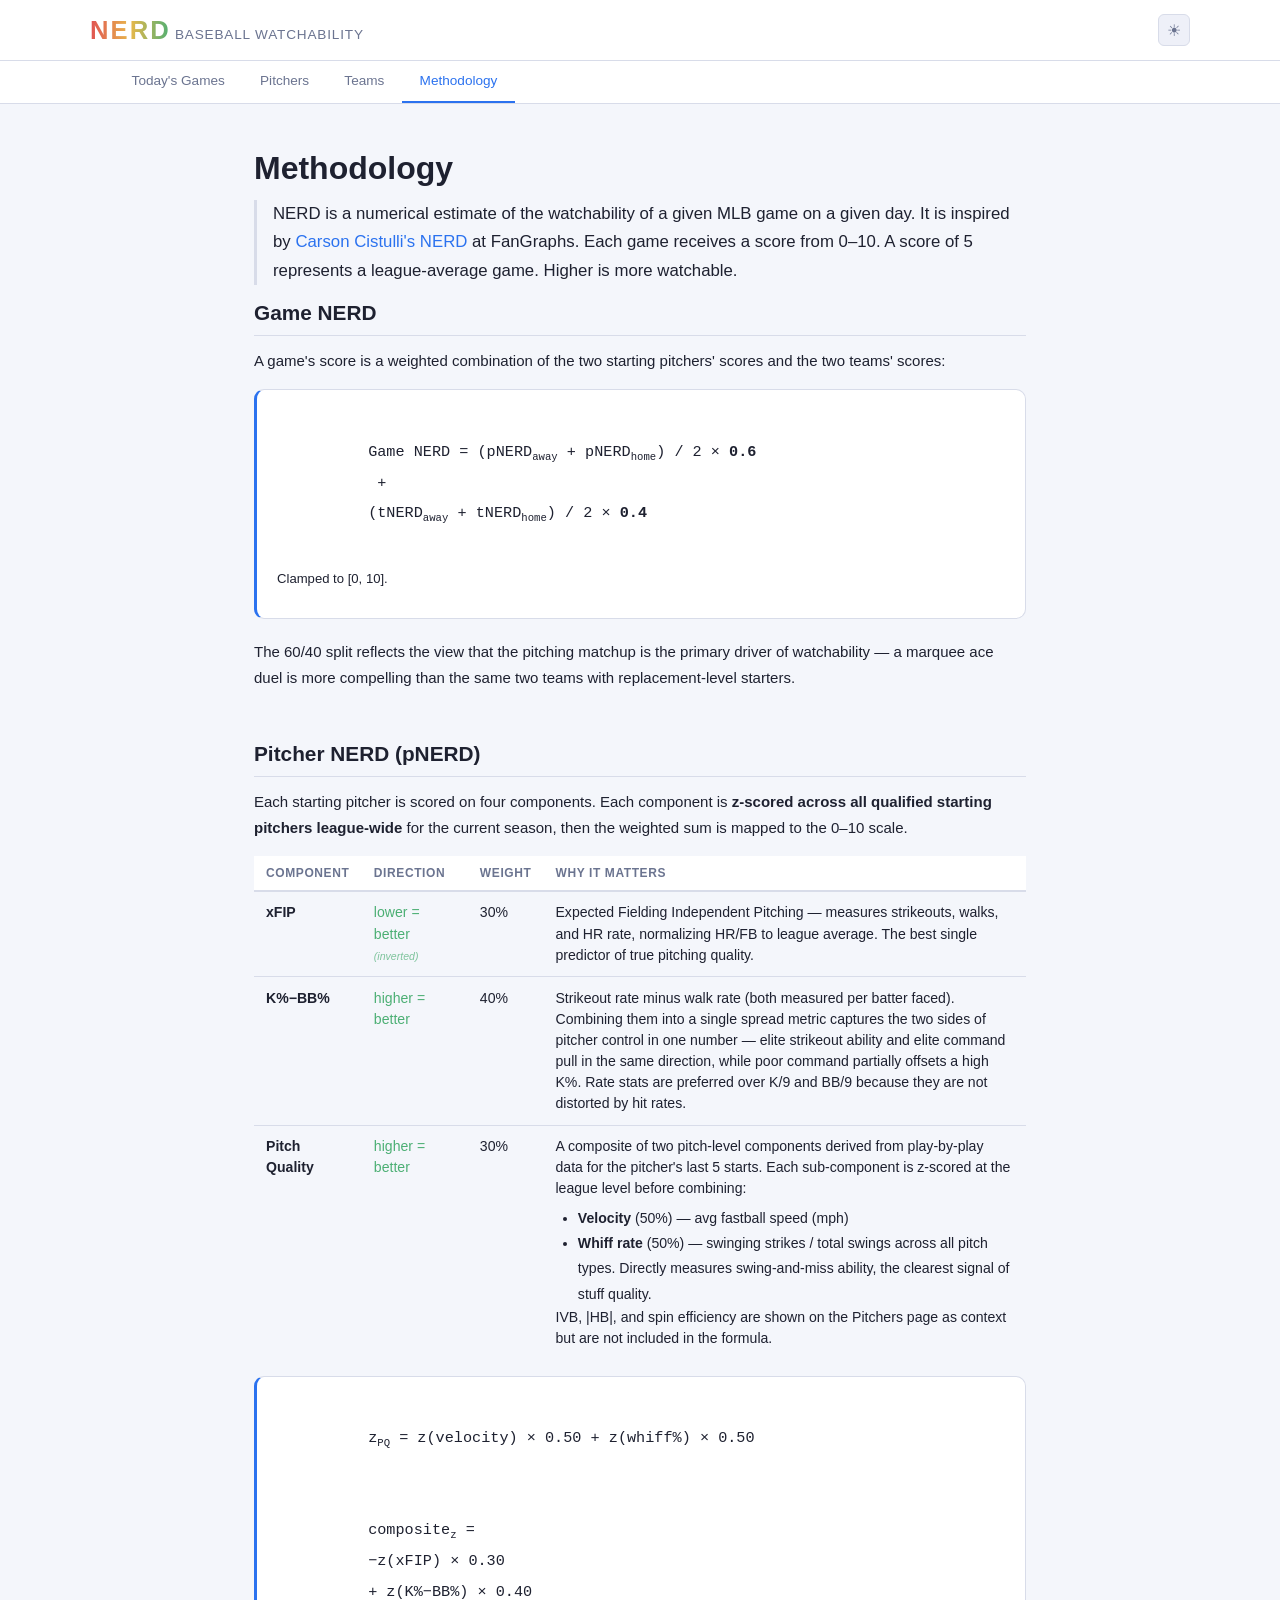
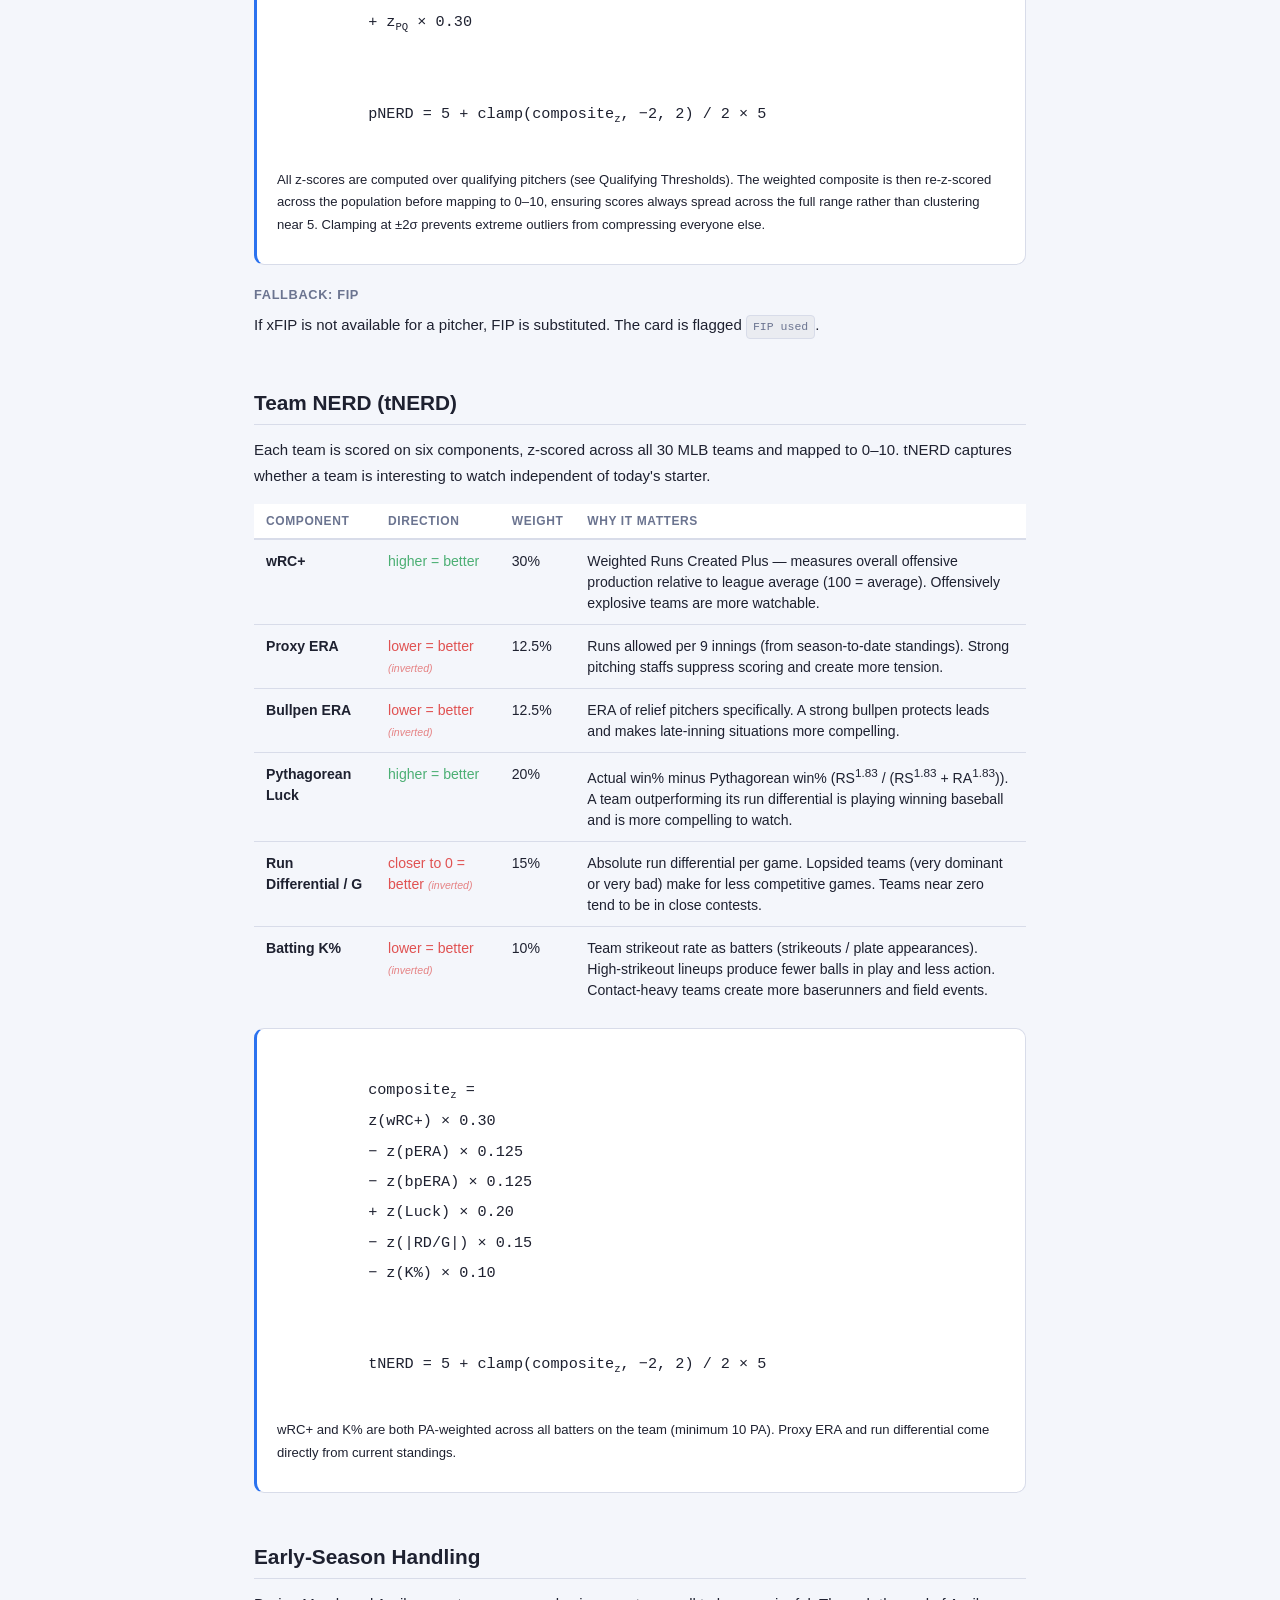
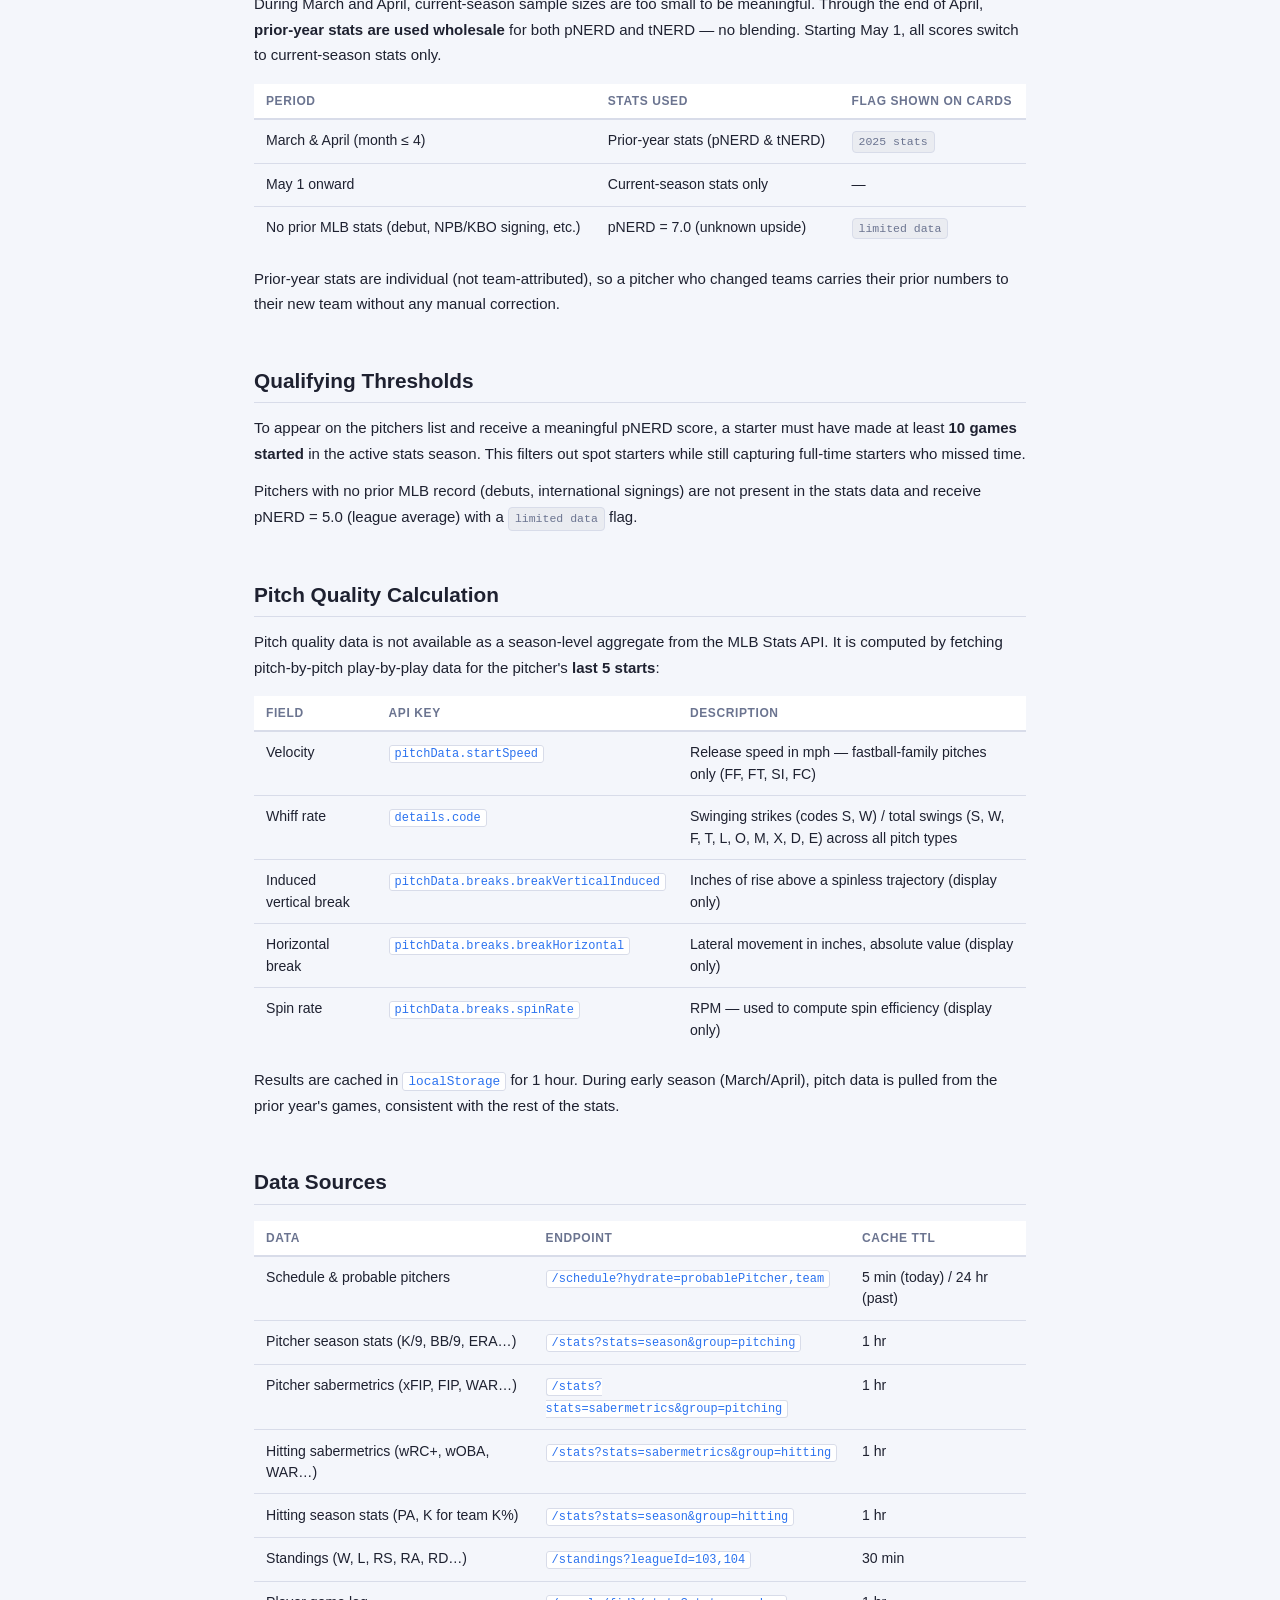
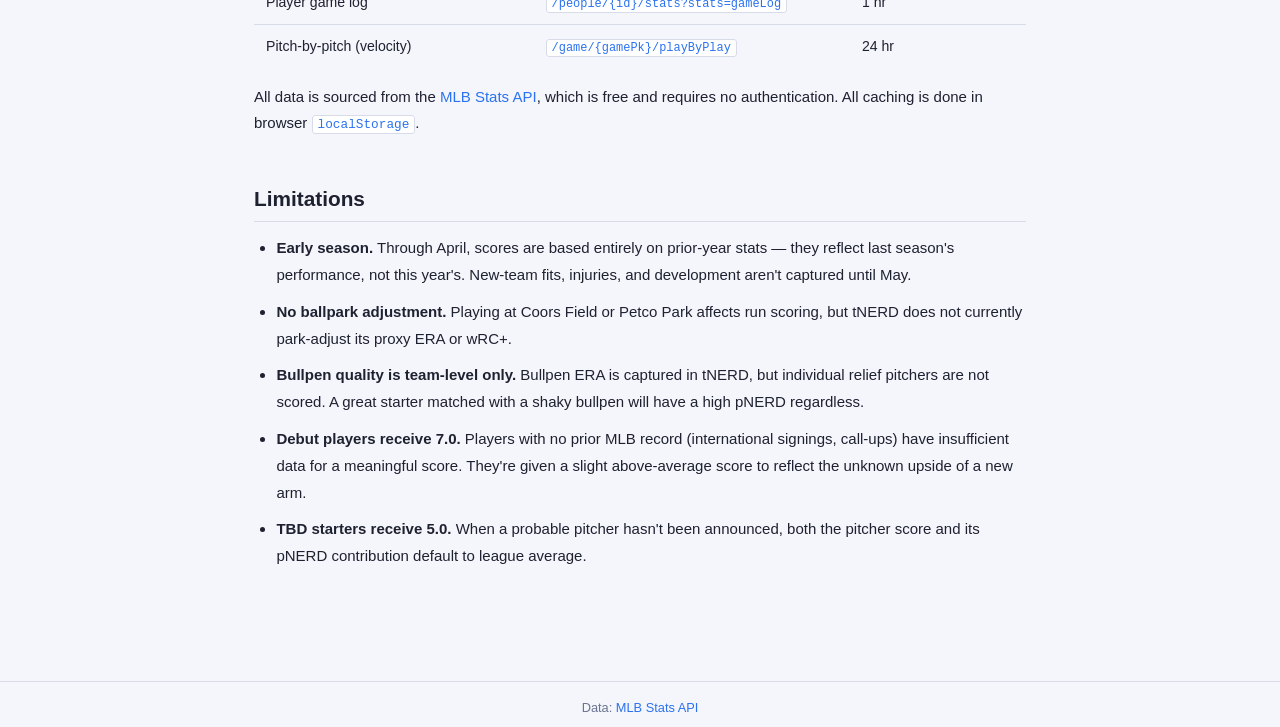
<file: docs/methodology.html>
<!DOCTYPE html>
<html lang="en">
<head>
  <meta charset="UTF-8" />
  <meta name="viewport" content="width=device-width, initial-scale=1.0" />
  <title>Methodology — NERD Baseball Watchability</title>
  <script src="theme.js"></script>
  <link rel="stylesheet" href="style.css" />
  <link rel="stylesheet" href="methodology.css" />
</head>
<body>
  <header>
    <div class="header-inner">
      <div class="brand">
        <a href="index.html" style="text-decoration:none">
          <span class="brand-nerd">NERD</span>
          <span class="brand-sub">Baseball Watchability</span>
        </a>
      </div>
      <button id="theme-btn" class="theme-btn" aria-label="Toggle light/dark mode">☀</button>
    </div>
  </header>

  <nav class="tab-nav">
    <div class="tab-nav-inner">
      <a href="index.html">Today's Games</a>
      <a href="pitchers.html">Pitchers</a>
      <a href="teams.html">Teams</a>
      <a href="methodology.html" class="active">Methodology</a>
    </div>
  </nav>

  <div class="method-page">

    <h1>Methodology</h1>
    <p class="intro">
      NERD is a numerical estimate of the watchability of a given MLB game on a given day.
      It is inspired by <a href="https://blogs.fangraphs.com/the-nerd-game-scores-for-april-5-2012/" target="_blank" rel="noopener">Carson Cistulli's NERD</a> at FanGraphs.
      Each game receives a score from 0–10. A score of 5 represents a league-average game.
      Higher is more watchable.
    </p>

    <!-- ------------------------------------------------------------------ -->
    <section>
      <h2>Game NERD</h2>
      <p>A game's score is a weighted combination of the two starting pitchers' scores and the two teams' scores:</p>

      <div class="formula-block">
        <div class="formula">
          Game NERD = (pNERD<sub>away</sub> + pNERD<sub>home</sub>) / 2 &times; <strong>0.6</strong>
          &nbsp;+&nbsp;
          (tNERD<sub>away</sub> + tNERD<sub>home</sub>) / 2 &times; <strong>0.4</strong>
        </div>
        <p class="formula-note">Clamped to [0, 10].</p>
      </div>

      <p>
        The 60/40 split reflects the view that the pitching matchup is the primary driver of
        watchability — a marquee ace duel is more compelling than the same two teams with replacement-level starters.
      </p>
    </section>

    <!-- ------------------------------------------------------------------ -->
    <section>
      <h2>Pitcher NERD (pNERD)</h2>
      <p>
        Each starting pitcher is scored on four components. Each component is
        <strong>z-scored across all qualified starting pitchers league-wide</strong> for the current season,
        then the weighted sum is mapped to the 0–10 scale.
      </p>

      <table class="components-table">
        <thead>
          <tr>
            <th>Component</th>
            <th>Direction</th>
            <th>Weight</th>
            <th>Why it matters</th>
          </tr>
        </thead>
        <tbody>
          <tr>
            <td><strong>xFIP</strong></td>
            <td class="dir-good">lower = better <span class="inv-note">(inverted)</span></td>
            <td>30%</td>
            <td>Expected Fielding Independent Pitching — measures strikeouts, walks, and HR rate, normalizing HR/FB to league average. The best single predictor of true pitching quality.</td>
          </tr>
          <tr>
            <td><strong>K%&minus;BB%</strong></td>
            <td class="dir-good">higher = better</td>
            <td>40%</td>
            <td>Strikeout rate minus walk rate (both measured per batter faced). Combining them into a single spread metric captures the two sides of pitcher control in one number — elite strikeout ability and elite command pull in the same direction, while poor command partially offsets a high K%. Rate stats are preferred over K/9 and BB/9 because they are not distorted by hit rates.</td>
          </tr>
          <tr>
            <td><strong>Pitch Quality</strong></td>
            <td class="dir-good">higher = better</td>
            <td>30%</td>
            <td>
              A composite of two pitch-level components derived from play-by-play data for the pitcher's last 5 starts.
              Each sub-component is z-scored at the league level before combining:
              <ul style="margin-top:0.4rem">
                <li><strong>Velocity</strong> (50%) — avg fastball speed (mph)</li>
                <li><strong>Whiff rate</strong> (50%) — swinging strikes / total swings across all pitch types. Directly measures swing-and-miss ability, the clearest signal of stuff quality.</li>
              </ul>
              IVB, |HB|, and spin efficiency are shown on the Pitchers page as context but are not included in the formula.
            </td>
          </tr>
        </tbody>
      </table>

      <div class="formula-block">
        <div class="formula">
          z<sub>PQ</sub> = z(velocity) &times; 0.50 + z(whiff%) &times; 0.50
        </div>
        <div class="formula">
          composite<sub>z</sub> =
          &minus;z(xFIP) &times; 0.30
          + z(K%&minus;BB%) &times; 0.40
          + z<sub>PQ</sub> &times; 0.30
        </div>
        <div class="formula">
          pNERD = 5 + clamp(composite<sub>z</sub>, &minus;2, 2) / 2 &times; 5
        </div>
        <p class="formula-note">
          All z-scores are computed over qualifying pitchers (see Qualifying Thresholds).
          The weighted composite is then re-z-scored across the population before mapping to 0–10,
          ensuring scores always spread across the full range rather than clustering near 5.
          Clamping at ±2σ prevents extreme outliers from compressing everyone else.
        </p>
      </div>

      <h3>Fallback: FIP</h3>
      <p>
        If xFIP is not available for a pitcher, FIP is substituted. The card is flagged
        <span class="inline-flag">FIP used</span>.
      </p>
    </section>

    <!-- ------------------------------------------------------------------ -->
    <section>
      <h2>Team NERD (tNERD)</h2>
      <p>
        Each team is scored on six components, z-scored across all 30 MLB teams and mapped to 0–10.
        tNERD captures whether a team is interesting to watch independent of today's starter.
      </p>

      <table class="components-table">
        <thead>
          <tr>
            <th>Component</th>
            <th>Direction</th>
            <th>Weight</th>
            <th>Why it matters</th>
          </tr>
        </thead>
        <tbody>
          <tr>
            <td><strong>wRC+</strong></td>
            <td class="dir-good">higher = better</td>
            <td>30%</td>
            <td>Weighted Runs Created Plus — measures overall offensive production relative to league average (100 = average). Offensively explosive teams are more watchable.</td>
          </tr>
          <tr>
            <td><strong>Proxy ERA</strong></td>
            <td class="dir-bad">lower = better <span class="inv-note">(inverted)</span></td>
            <td>12.5%</td>
            <td>Runs allowed per 9 innings (from season-to-date standings). Strong pitching staffs suppress scoring and create more tension.</td>
          </tr>
          <tr>
            <td><strong>Bullpen ERA</strong></td>
            <td class="dir-bad">lower = better <span class="inv-note">(inverted)</span></td>
            <td>12.5%</td>
            <td>ERA of relief pitchers specifically. A strong bullpen protects leads and makes late-inning situations more compelling.</td>
          </tr>
          <tr>
            <td><strong>Pythagorean Luck</strong></td>
            <td class="dir-good">higher = better</td>
            <td>20%</td>
            <td>
              Actual win% minus Pythagorean win% (RS<sup>1.83</sup> / (RS<sup>1.83</sup> + RA<sup>1.83</sup>)).
              A team outperforming its run differential is playing winning baseball and is more compelling to watch.
            </td>
          </tr>
          <tr>
            <td><strong>Run Differential / G</strong></td>
            <td class="dir-bad">closer to 0 = better <span class="inv-note">(inverted)</span></td>
            <td>15%</td>
            <td>Absolute run differential per game. Lopsided teams (very dominant or very bad) make for less competitive games. Teams near zero tend to be in close contests.</td>
          </tr>
          <tr>
            <td><strong>Batting K%</strong></td>
            <td class="dir-bad">lower = better <span class="inv-note">(inverted)</span></td>
            <td>10%</td>
            <td>Team strikeout rate as batters (strikeouts / plate appearances). High-strikeout lineups produce fewer balls in play and less action. Contact-heavy teams create more baserunners and field events.</td>
          </tr>
        </tbody>
      </table>

      <div class="formula-block">
        <div class="formula">
          composite<sub>z</sub> =
          z(wRC+) &times; 0.30
          &minus; z(pERA) &times; 0.125
          &minus; z(bpERA) &times; 0.125
          + z(Luck) &times; 0.20
          &minus; z(|RD/G|) &times; 0.15
          &minus; z(K%) &times; 0.10
        </div>
        <div class="formula">
          tNERD = 5 + clamp(composite<sub>z</sub>, &minus;2, 2) / 2 &times; 5
        </div>
        <p class="formula-note">
          wRC+ and K% are both PA-weighted across all batters on the team (minimum 10 PA).
          Proxy ERA and run differential come directly from current standings.
        </p>
      </div>
    </section>

    <!-- ------------------------------------------------------------------ -->
    <section>
      <h2>Early-Season Handling</h2>
      <p>
        During March and April, current-season sample sizes are too small to be meaningful.
        Through the end of April, <strong>prior-year stats are used wholesale</strong> for both pNERD and tNERD —
        no blending. Starting May 1, all scores switch to current-season stats only.
      </p>

      <table class="components-table">
        <thead>
          <tr><th>Period</th><th>Stats used</th><th>Flag shown on cards</th></tr>
        </thead>
        <tbody>
          <tr>
            <td>March &amp; April (month ≤ 4)</td>
            <td>Prior-year stats (pNERD &amp; tNERD)</td>
            <td><span class="inline-flag">2025 stats</span></td>
          </tr>
          <tr>
            <td>May 1 onward</td>
            <td>Current-season stats only</td>
            <td>—</td>
          </tr>
          <tr>
            <td>No prior MLB stats (debut, NPB/KBO signing, etc.)</td>
            <td>pNERD = 7.0 (unknown upside)</td>
            <td><span class="inline-flag">limited data</span></td>
          </tr>
        </tbody>
      </table>

      <p>
        Prior-year stats are individual (not team-attributed), so a pitcher who changed teams
        carries their prior numbers to their new team without any manual correction.
      </p>
    </section>

    <!-- ------------------------------------------------------------------ -->
    <section>
      <h2>Qualifying Thresholds</h2>
      <p>
        To appear on the pitchers list and receive a meaningful pNERD score, a starter must have
        made at least <strong>10 games started</strong> in the active stats season.
        This filters out spot starters while still capturing full-time starters who missed time.
      </p>
      <p>
        Pitchers with no prior MLB record (debuts, international signings) are not present
        in the stats data and receive pNERD = 5.0 (league average) with a
        <span class="inline-flag">limited data</span> flag.
      </p>
    </section>

    <!-- ------------------------------------------------------------------ -->
    <section>
      <h2>Pitch Quality Calculation</h2>
      <p>
        Pitch quality data is not available as a season-level aggregate from the MLB Stats API.
        It is computed by fetching pitch-by-pitch play-by-play data for the pitcher's
        <strong>last 5 starts</strong>:
      </p>
      <table class="components-table">
        <thead><tr><th>Field</th><th>API key</th><th>Description</th></tr></thead>
        <tbody>
          <tr><td>Velocity</td><td><code>pitchData.startSpeed</code></td><td>Release speed in mph — fastball-family pitches only (FF, FT, SI, FC)</td></tr>
          <tr><td>Whiff rate</td><td><code>details.code</code></td><td>Swinging strikes (codes S, W) / total swings (S, W, F, T, L, O, M, X, D, E) across all pitch types</td></tr>
          <tr><td>Induced vertical break</td><td><code>pitchData.breaks.breakVerticalInduced</code></td><td>Inches of rise above a spinless trajectory (display only)</td></tr>
          <tr><td>Horizontal break</td><td><code>pitchData.breaks.breakHorizontal</code></td><td>Lateral movement in inches, absolute value (display only)</td></tr>
          <tr><td>Spin rate</td><td><code>pitchData.breaks.spinRate</code></td><td>RPM — used to compute spin efficiency (display only)</td></tr>
        </tbody>
      </table>
      <p>
        Results are cached in <code>localStorage</code> for 1 hour. During early season (March/April),
        pitch data is pulled from the prior year's games, consistent with the rest of the stats.
      </p>
    </section>

    <!-- ------------------------------------------------------------------ -->
    <section>
      <h2>Data Sources</h2>
      <table class="components-table">
        <thead>
          <tr><th>Data</th><th>Endpoint</th><th>Cache TTL</th></tr>
        </thead>
        <tbody>
          <tr>
            <td>Schedule &amp; probable pitchers</td>
            <td><code>/schedule?hydrate=probablePitcher,team</code></td>
            <td>5 min (today) / 24 hr (past)</td>
          </tr>
          <tr>
            <td>Pitcher season stats (K/9, BB/9, ERA…)</td>
            <td><code>/stats?stats=season&amp;group=pitching</code></td>
            <td>1 hr</td>
          </tr>
          <tr>
            <td>Pitcher sabermetrics (xFIP, FIP, WAR…)</td>
            <td><code>/stats?stats=sabermetrics&amp;group=pitching</code></td>
            <td>1 hr</td>
          </tr>
          <tr>
            <td>Hitting sabermetrics (wRC+, wOBA, WAR…)</td>
            <td><code>/stats?stats=sabermetrics&amp;group=hitting</code></td>
            <td>1 hr</td>
          </tr>
          <tr>
            <td>Hitting season stats (PA, K for team K%)</td>
            <td><code>/stats?stats=season&amp;group=hitting</code></td>
            <td>1 hr</td>
          </tr>
          <tr>
            <td>Standings (W, L, RS, RA, RD…)</td>
            <td><code>/standings?leagueId=103,104</code></td>
            <td>30 min</td>
          </tr>
          <tr>
            <td>Player game log</td>
            <td><code>/people/{id}/stats?stats=gameLog</code></td>
            <td>1 hr</td>
          </tr>
          <tr>
            <td>Pitch-by-pitch (velocity)</td>
            <td><code>/game/{gamePk}/playByPlay</code></td>
            <td>24 hr</td>
          </tr>
        </tbody>
      </table>
      <p>All data is sourced from the <a href="https://statsapi.mlb.com" target="_blank" rel="noopener">MLB Stats API</a>, which is free and requires no authentication. All caching is done in browser <code>localStorage</code>.</p>
    </section>

    <!-- ------------------------------------------------------------------ -->
    <section>
      <h2>Limitations</h2>
      <ul class="limitations">
        <li>
          <strong>Early season.</strong> Through April, scores are based entirely on prior-year stats — they reflect last season's performance, not this year's.
          New-team fits, injuries, and development aren't captured until May.
        </li>
        <li>
          <strong>No ballpark adjustment.</strong> Playing at Coors Field or Petco Park affects run scoring, but tNERD does not currently park-adjust its proxy ERA or wRC+.
        </li>
        <li>
          <strong>Bullpen quality is team-level only.</strong> Bullpen ERA is captured in tNERD, but individual relief pitchers are not scored. A great starter matched with a shaky bullpen will have a high pNERD regardless.
        </li>
        <li>
          <strong>Debut players receive 7.0.</strong> Players with no prior MLB record (international signings, call-ups) have insufficient data for a meaningful score. They're given a slight above-average score to reflect the unknown upside of a new arm.
        </li>
        <li>
          <strong>TBD starters receive 5.0.</strong> When a probable pitcher hasn't been announced, both the pitcher score and its pNERD contribution default to league average.
        </li>
      </ul>
    </section>

  </div><!-- .method-page -->

  <footer>
    Data: <a href="https://statsapi.mlb.com" target="_blank" rel="noopener">MLB Stats API</a>
  </footer>

</body>
</html>
</file>
<file: docs/style.css>
/* ------------------------------------------------------------------ */
/* Design tokens                                                        */
/* ------------------------------------------------------------------ */
:root {
  --bg: #0f1117;
  --surface: #1a1d27;
  --surface-2: #22263a;
  --border: #2e3247;
  --text: #e8eaf0;
  --text-muted: #7c84a0;
  --accent: #4f8ef7;

  --nerd-low: #e05252;    /* 0   */
  --nerd-mid: #e8b84b;    /* 5   */
  --nerd-high: #4caf74;   /* 10  */

  --radius: 10px;
  --font: -apple-system, BlinkMacSystemFont, "Segoe UI", Roboto, sans-serif;
}

/* ------------------------------------------------------------------ */
/* Light mode token overrides                                           */
/* ------------------------------------------------------------------ */
[data-theme="light"] {
  --bg:         #f4f6fb;
  --surface:    #ffffff;
  --surface-2:  #eef0f8;
  --border:     #d8dce9;
  --text:       #1e2130;
  --text-muted: #6b7490;
  --accent:     #2b72ef;
}

/* ------------------------------------------------------------------ */
/* Reset / base                                                         */
/* ------------------------------------------------------------------ */
*, *::before, *::after { box-sizing: border-box; margin: 0; padding: 0; }

body {
  background: var(--bg);
  color: var(--text);
  font-family: var(--font);
  font-size: 15px;
  line-height: 1.5;
  min-height: 100vh;
  display: flex;
  flex-direction: column;
}

a { color: var(--accent); text-decoration: none; }
a:hover { text-decoration: underline; }

/* ------------------------------------------------------------------ */
/* Header                                                               */
/* ------------------------------------------------------------------ */
header {
  background: var(--surface);
  border-bottom: 1px solid var(--border);
  padding: 0 1.5rem;
  position: sticky;
  top: 0;
  z-index: 10;
}

.header-inner {
  max-width: 1100px;
  margin: 0 auto;
  display: flex;
  align-items: center;
  justify-content: space-between;
  height: 60px;
  gap: 1rem;
}

.brand { display: flex; align-items: baseline; gap: 0.5rem; }

.brand-nerd {
  font-size: 1.6rem;
  font-weight: 800;
  letter-spacing: 0.08em;
  background: linear-gradient(90deg, var(--nerd-low), var(--nerd-mid), var(--nerd-high));
  -webkit-background-clip: text;
  -webkit-text-fill-color: transparent;
  background-clip: text;
}

.brand-sub {
  font-size: 0.85rem;
  color: var(--text-muted);
  text-transform: uppercase;
  letter-spacing: 0.06em;
}

.date-nav {
  display: flex;
  align-items: center;
  gap: 0.75rem;
}

.date-nav button {
  background: var(--surface-2);
  border: 1px solid var(--border);
  color: var(--text);
  width: 32px;
  height: 32px;
  border-radius: 6px;
  cursor: pointer;
  font-size: 1rem;
  display: flex;
  align-items: center;
  justify-content: center;
  transition: background 0.15s;
}
.date-nav button:hover { background: var(--border); }

#date-display {
  font-size: 0.95rem;
  font-weight: 600;
  min-width: 130px;
  text-align: center;
}

#refresh-btn { font-size: 1.1rem; margin-left: 0.25rem; }
#refresh-btn:disabled { opacity: 0.5; cursor: not-allowed; }
#refresh-btn.spinning { animation: spin 0.8s linear infinite; }

@keyframes spin { to { transform: rotate(360deg); } }

/* ------------------------------------------------------------------ */
/* Legend                                                               */
/* ------------------------------------------------------------------ */
.sort-bar {
  max-width: 1100px;
  margin: 1rem auto 0;
  padding: 0 1.5rem;
  display: flex;
  align-items: center;
  gap: 0.75rem;
}

.sort-label {
  font-size: 0.82rem;
  color: var(--text-muted);
  font-weight: 600;
}

.filter-tabs {
  display: flex;
  gap: 0.25rem;
  background: var(--surface);
  border: 1px solid var(--border);
  border-radius: 7px;
  padding: 3px;
}

.filter-tab {
  background: none;
  border: none;
  color: var(--text-muted);
  font-size: 0.82rem;
  font-weight: 600;
  padding: 0.3rem 0.75rem;
  border-radius: 5px;
  cursor: pointer;
  transition: background 0.12s, color 0.12s;
  letter-spacing: 0.02em;
}
.filter-tab:hover { color: var(--text); }
.filter-tab.active {
  background: var(--surface-2);
  color: var(--text);
}

.legend {
  max-width: 1100px;
  margin: 0.5rem auto 0;
  padding: 0 1.5rem;
  display: flex;
  align-items: center;
  gap: 0.6rem;
  font-size: 0.8rem;
  color: var(--text-muted);
}

.legend-bar {
  flex: 0 0 120px;
  height: 6px;
  border-radius: 3px;
  background: linear-gradient(90deg, var(--nerd-low), var(--nerd-mid), var(--nerd-high));
}

.legend-hint { margin-left: 0.25rem; }

/* ------------------------------------------------------------------ */
/* Main                                                                 */
/* ------------------------------------------------------------------ */
main {
  flex: 1;
  max-width: 1100px;
  width: 100%;
  margin: 1.25rem auto 2rem;
  padding: 0 1.5rem;
}

.loading, .no-games {
  color: var(--text-muted);
  text-align: center;
  padding: 3rem 0;
}

.error {
  background: rgba(224, 82, 82, 0.15);
  border: 1px solid var(--nerd-low);
  border-radius: var(--radius);
  padding: 1rem 1.25rem;
  color: #f08080;
  margin-bottom: 1rem;
}

.hidden { display: none !important; }

/* ------------------------------------------------------------------ */
/* Cards grid                                                           */
/* ------------------------------------------------------------------ */
.cards-grid {
  display: grid;
  grid-template-columns: repeat(auto-fill, minmax(310px, 1fr));
  gap: 1rem;
  max-width: 1100px;
  margin: 1rem auto;
  padding: 0 1.5rem;
}

/* ------------------------------------------------------------------ */
/* Game card                                                            */
/* ------------------------------------------------------------------ */
.card {
  background: var(--surface);
  border: 1px solid var(--border);
  border-radius: var(--radius);
  overflow: hidden;
  transition: transform 0.15s, box-shadow 0.15s;
}
.card:hover {
  transform: translateY(-2px);
  box-shadow: 0 6px 24px rgba(0,0,0,0.4);
}

/* Card header: matchup left, NERD score right */
.card-header {
  padding: 0.3rem 0.85rem;
  display: flex;
  align-items: center;
  justify-content: space-between;
  gap: 1rem;
}

.matchup {
  display: flex;
  align-items: center;
  gap: 0.6rem;
  font-size: 1.5rem;
  font-weight: 800;
}

.matchup-team {
  display: inline-flex;
  flex-direction: column;
  align-items: center;
  gap: 0.1rem;
}

.matchup-team-top {
  display: inline-flex;
  align-items: center;
  gap: 0.4rem;
}

.matchup-tnerd {
  display: flex;
  align-items: center;
  gap: 0.3rem;
}

.tnerd-label {
  font-size: 0.65rem;
  font-weight: 600;
  color: var(--text-muted);
  text-transform: uppercase;
  letter-spacing: 0.04em;
}

.team-logo-card {
  width: 40px;
  height: 40px;
  object-fit: contain;
  flex-shrink: 0;
}

.matchup-at {
  color: var(--text-muted);
  font-weight: 400;
  font-size: 0.9rem;
  align-self: center;
}

.card-nerd-block {
  text-align: right;
  flex-shrink: 0;
}

.nerd-label {
  font-size: 0.65rem;
  font-weight: 700;
  letter-spacing: 0.1em;
  text-transform: uppercase;
  opacity: 0.75;
  margin-bottom: 2px;
}

.nerd-score {
  font-size: 2rem;
  font-weight: 800;
  line-height: 1;
  font-variant-numeric: tabular-nums;
}

.card-body { padding: 0.35rem 0.85rem 0.65rem; }

.game-meta {
  display: flex;
  align-items: center;
  justify-content: space-between;
  gap: 0.5rem;
  font-size: 0.8rem;
  color: var(--text-muted);
  margin-bottom: 0.75rem;
}

/* Pitcher rows */
.pitchers { margin-bottom: 0.75rem; }

.pitcher-row {
  display: flex;
  justify-content: space-between;
  align-items: center;
  font-size: 0.88rem;
  padding: 0.25rem 0;
  gap: 0.4rem;
}

.pitcher-headshot-sm {
  width: 28px;
  height: 28px;
  border-radius: 50%;
  object-fit: cover;
  object-position: 50% calc(15% - 4px);
  flex-shrink: 0;
}

.pitcher-headshot-placeholder {
  display: inline-block;
  width: 28px;
  height: 28px;
  flex-shrink: 0;
}

.pitcher-label {
  color: var(--text-muted);
  font-size: 0.75rem;
  min-width: 38px;
}

.pitcher-name { flex: 1; }

.pitcher-link {
  color: inherit;
  text-decoration: none;
}
.pitcher-link:hover { text-decoration: underline; }

.pitcher-record {
  font-size: 0.75rem;
  font-weight: 400;
  color: var(--text-muted);
  margin-left: 0.2rem;
}

.pnerd-badge {
  font-size: 0.8rem;
  font-weight: 700;
  font-variant-numeric: tabular-nums;
  padding: 1px 7px;
  border-radius: 4px;
  background: rgba(255,255,255,0.08);
}

/* Flags */
.flags {
  margin-bottom: 0.4rem;
  display: flex;
  flex-wrap: wrap;
  gap: 0.3rem;
}

.flag {
  font-size: 0.7rem;
  padding: 1px 6px;
  border-radius: 4px;
  background: rgba(255,255,255,0.07);
  color: var(--text-muted);
  border: 1px solid var(--border);
}

.gameday-link {
  font-size: 0.75rem;
  font-weight: 600;
  color: var(--accent);
  text-decoration: none;
}
.gameday-link:hover { text-decoration: underline; }

.flag-tbd { color: #e8b84b; border-color: rgba(232,184,75,0.3); }

/* Status badge */
.status-live {
  display: inline-block;
  width: 7px; height: 7px;
  border-radius: 50%;
  background: #4caf74;
  margin-right: 4px;
  animation: pulse 1.5s infinite;
}

@keyframes pulse {
  0%, 100% { opacity: 1; }
  50% { opacity: 0.3; }
}

/* ------------------------------------------------------------------ */
/* Theme toggle button                                                  */
/* ------------------------------------------------------------------ */
.theme-btn {
  background: var(--surface-2);
  border: 1px solid var(--border);
  color: var(--text-muted);
  width: 32px;
  height: 32px;
  border-radius: 6px;
  cursor: pointer;
  font-size: 1rem;
  display: flex;
  align-items: center;
  justify-content: center;
  transition: background 0.15s, color 0.15s;
  flex-shrink: 0;
}
.theme-btn:hover { background: var(--border); color: var(--text); }

/* Light-mode overrides for hard-coded rgba whites */
[data-theme="light"] .score-bar-track       { background: rgba(0,0,0,0.08); }
[data-theme="light"] .pnerd-badge           { background: rgba(0,0,0,0.05); }
[data-theme="light"] .flag                  { background: rgba(0,0,0,0.04); }
[data-theme="light"] .card:hover            { box-shadow: 0 6px 24px rgba(0,0,0,0.12); }

/* ------------------------------------------------------------------ */
/* Tab nav                                                              */
/* ------------------------------------------------------------------ */
.tab-nav {
  background: var(--surface);
  border-bottom: 1px solid var(--border);
}

.tab-nav-inner {
  max-width: 1100px;
  margin: 0 auto;
  padding: 0 1.5rem;
  display: flex;
  gap: 0;
}

.tab-nav a {
  display: inline-block;
  padding: 0.6rem 1.1rem;
  font-size: 0.85rem;
  font-weight: 500;
  color: var(--text-muted);
  text-decoration: none;
  border-bottom: 2px solid transparent;
  transition: color 0.15s, border-color 0.15s;
}

.tab-nav a:hover {
  color: var(--text);
  text-decoration: none;
}

.tab-nav a.active {
  color: var(--accent);
  border-bottom-color: var(--accent);
}

/* ------------------------------------------------------------------ */
/* Footer                                                               */
/* ------------------------------------------------------------------ */
footer {
  text-align: center;
  padding: 1rem;
  font-size: 0.8rem;
  color: var(--text-muted);
  border-top: 1px solid var(--border);
}

/* ------------------------------------------------------------------ */
/* Responsive                                                           */
/* ------------------------------------------------------------------ */

/* Tablet and below */
@media (max-width: 600px) {
  .brand-sub { display: none; }
  .cards-grid { grid-template-columns: 1fr; }

  /* Header: tighten date nav */
  .header-inner { height: 52px; gap: 0.5rem; }
  .date-nav { gap: 0.4rem; }
  #date-display { font-size: 0.85rem; min-width: 100px; }
  .date-nav button,
  .theme-btn { width: 36px; height: 36px; } /* larger tap targets */

  /* Tab nav: allow scroll, no wrap */
  .tab-nav-inner {
    padding: 0 0.75rem;
    overflow-x: auto;
    -webkit-overflow-scrolling: touch;
    scrollbar-width: none;
  }
  .tab-nav-inner::-webkit-scrollbar { display: none; }
  .tab-nav a { padding: 0.6rem 0.85rem; font-size: 0.8rem; white-space: nowrap; }

  /* Sort bar */
  .sort-bar { margin-top: 0.75rem; padding: 0 0.75rem; }

  /* Cards */
  .cards-grid { padding: 0 0.75rem; gap: 0.75rem; }

  /* Card header: scale down logos and abbreviations */
  .matchup { font-size: 1.15rem; gap: 0.4rem; }
  .team-logo-card { width: 30px; height: 30px; }
  .nerd-score { font-size: 1.6rem; }
  .card-header { padding: 0.3rem 0.75rem; }
  .card-body { padding: 0.35rem 0.75rem 0.6rem; }

  /* Pitcher row: wrap stat line below name */
  .pitcher-row { flex-wrap: wrap; gap: 0.3rem; }
  .pitcher-name { width: 0; flex: 1 1 0; min-width: 0; }
  .pitcher-record { display: block; margin-left: 0; }

  /* Filter/sort tabs: bigger tap targets */
  .filter-tab { padding: 0.4rem 0.85rem; min-height: 36px; }
}
</file>
<file: docs/methodology.css>
/* Methodology page styles — layered on top of style.css */

.header-links a {
  font-size: 0.9rem;
  color: var(--text-muted);
}
.header-links a:hover { color: var(--text); }

.method-page {
  max-width: 820px;
  margin: 2.5rem auto 4rem;
  padding: 0 1.5rem;
}

.method-page h1 {
  font-size: 2rem;
  font-weight: 800;
  margin-bottom: 0.5rem;
}

p.intro {
  font-size: 1.05rem;
  color: var(--text-muted);
  line-height: 1.7;
  margin-bottom: 2.5rem;
  border-left: 3px solid var(--border);
  padding-left: 1rem;
}

/* Sections */
.method-page section {
  margin-bottom: 3rem;
}

.method-page h2 {
  font-size: 1.3rem;
  font-weight: 700;
  margin-bottom: 0.75rem;
  padding-bottom: 0.4rem;
  border-bottom: 1px solid var(--border);
}

.method-page h3 {
  font-size: 1rem;
  font-weight: 700;
  margin: 1.25rem 0 0.5rem;
  color: var(--text-muted);
  text-transform: uppercase;
  letter-spacing: 0.05em;
  font-size: 0.8rem;
}

.method-page p {
  line-height: 1.7;
  margin-bottom: 0.75rem;
  color: var(--text);
}

/* Formula blocks */
.formula-block {
  background: var(--surface);
  border: 1px solid var(--border);
  border-left: 3px solid var(--accent);
  border-radius: var(--radius);
  padding: 1rem 1.25rem;
  margin: 1rem 0 1.25rem;
}

.formula {
  font-family: "SF Mono", "Fira Code", "Consolas", monospace;
  font-size: 0.95rem;
  color: var(--text);
  line-height: 2;
  white-space: pre-wrap;
}

.formula sub {
  font-size: 0.7em;
}

.formula-note {
  font-size: 0.82rem;
  color: var(--text-muted);
  margin-top: 0.5rem;
  margin-bottom: 0;
  line-height: 1.6;
}

/* Component tables */
.components-table {
  width: 100%;
  border-collapse: collapse;
  font-size: 0.88rem;
  margin: 1rem 0;
}

.components-table th {
  text-align: left;
  padding: 0.5rem 0.75rem;
  background: var(--surface);
  border-bottom: 2px solid var(--border);
  font-size: 0.75rem;
  text-transform: uppercase;
  letter-spacing: 0.05em;
  color: var(--text-muted);
}

.components-table td {
  padding: 0.65rem 0.75rem;
  border-bottom: 1px solid var(--border);
  vertical-align: top;
  line-height: 1.5;
}

.components-table tr:last-child td { border-bottom: none; }
.components-table tr:hover td { background: var(--surface); }

.dir-good { color: var(--nerd-high); }
.dir-bad  { color: var(--nerd-low); }

.inv-note {
  font-size: 0.75em;
  opacity: 0.7;
  font-style: italic;
}

/* Inline flag badges (matching the main page style) */
.inline-flag {
  display: inline-block;
  font-size: 0.72rem;
  padding: 1px 6px;
  border-radius: 4px;
  background: rgba(255,255,255,0.07);
  color: var(--text-muted);
  border: 1px solid var(--border);
  font-family: "SF Mono", "Fira Code", monospace;
}
[data-theme="light"] .inline-flag { background: rgba(0,0,0,0.04); }

/* Code */
.method-page code {
  font-family: "SF Mono", "Fira Code", "Consolas", monospace;
  font-size: 0.85em;
  background: var(--surface);
  border: 1px solid var(--border);
  border-radius: 3px;
  padding: 1px 5px;
  color: var(--accent);
}

/* Lists */
.method-page ul {
  padding-left: 1.4rem;
  line-height: 1.8;
  color: var(--text);
}

.limitations li {
  margin-bottom: 0.6rem;
}

.limitations li strong {
  color: var(--text);
}

/* Responsive */
@media (max-width: 600px) {
  .components-table th:last-child,
  .components-table td:last-child { display: none; }
}
</file>
